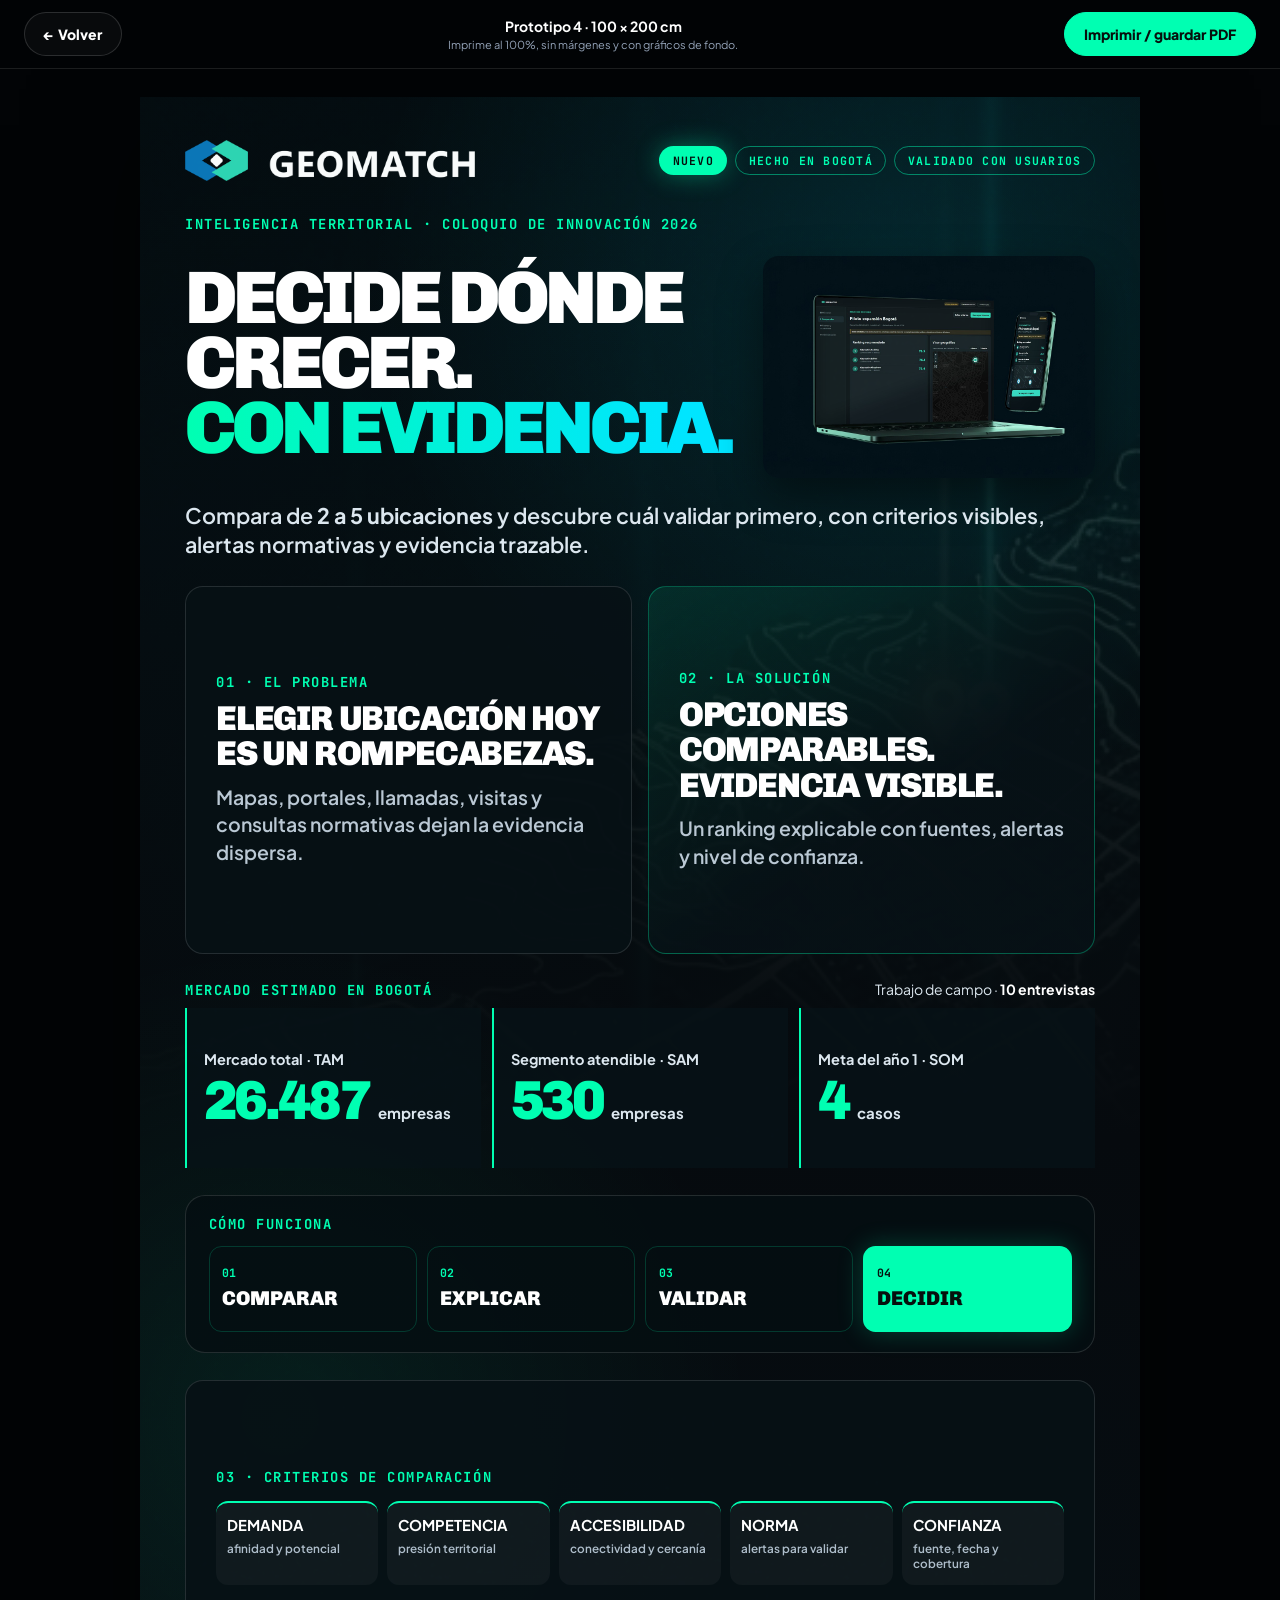
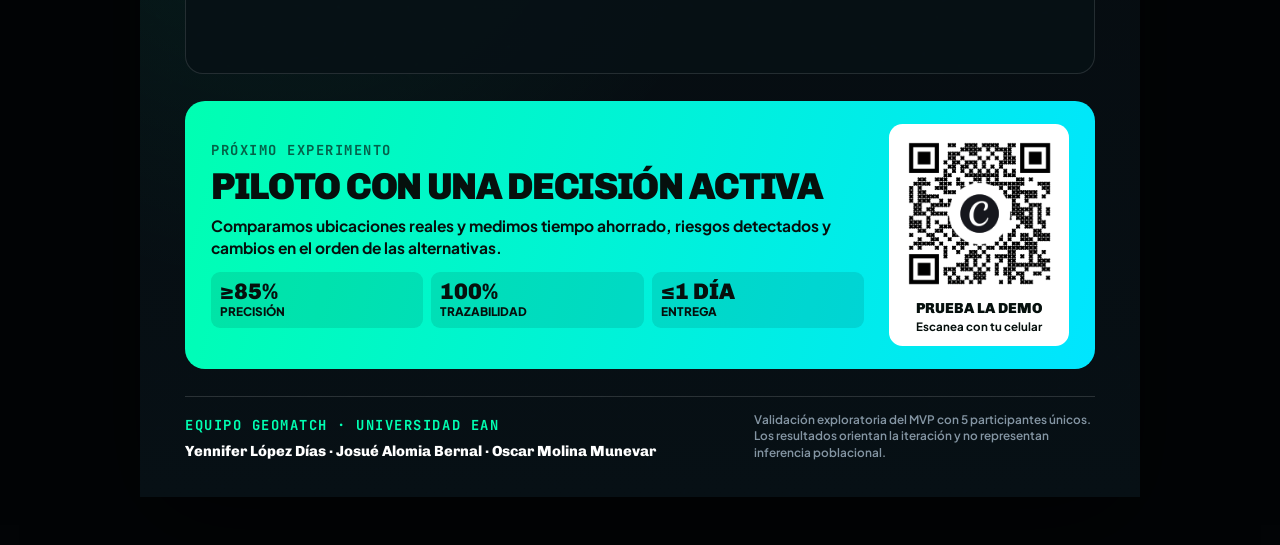
<file: impreso/index.html>
<!doctype html>
<html lang="es">
  <head>
    <meta charset="utf-8" />
    <meta name="viewport" content="width=device-width, initial-scale=1" />
    <meta name="theme-color" content="#020406" />
    <meta
      name="description"
      content="Póster GEOMATCH Prototipo 4, en formato vertical de 100 × 200 cm."
    />
    <link rel="icon" type="image/png" href="../geomatch_logo_negativo.png" />
    <link rel="preconnect" href="https://fonts.googleapis.com" />
    <link rel="preconnect" href="https://fonts.gstatic.com" crossorigin />
    <link
      href="https://fonts.googleapis.com/css2?family=Chivo:wght@400;700;900&family=JetBrains+Mono:wght@500;700&family=Plus+Jakarta+Sans:wght@500;600;700;800&display=swap"
      rel="stylesheet"
    />
    <link rel="stylesheet" href="poster-v4.css" />
    <title>GEOMATCH · Póster 100 × 200 cm · Prototipo 4</title>
  </head>
  <body>
    <nav class="toolbar no-print" aria-label="Controles de impresión">
      <a class="button button-ghost" href="../" aria-label="Volver al selector">← Volver</a>
      <div class="print-spec">
        <strong>Prototipo 4 · 100 × 200 cm</strong>
        <span>Imprime al 100%, sin márgenes y con gráficos de fondo.</span>
      </div>
      <button class="button button-primary" id="print-button" type="button">Imprimir / guardar PDF</button>
    </nav>

    <main class="preview-stage">
      <article class="poster" aria-label="Póster GEOMATCH para coloquio">
        <div class="map-bg" aria-hidden="true"></div>
        <div class="poster-inner">
          <header class="brand-row">
            <img class="brand-logo" src="../geomatch_logo_negativo.png" alt="GEOMATCH" />
            <div class="eyebrows" aria-label="Estado del proyecto">
              <span class="eyebrow eyebrow-solid">Nuevo</span>
              <span class="eyebrow">Hecho en Bogotá</span>
              <span class="eyebrow">Validado con usuarios</span>
            </div>
          </header>

          <section class="hero">
            <p class="overline">Inteligencia territorial · Coloquio de Innovación 2026</p>
            <div class="hero-heading">
              <h1>
                <span>Decide dónde</span>
                <span>crecer.</span>
                <span class="gradient-text">Con evidencia.</span>
              </h1>
              <img class="mockup" src="../mockup_real.jpg" alt="GEOMATCH en un computador portátil y un celular" />
            </div>
            <p class="hero-copy">
              Compara de <strong>2 a 5 ubicaciones</strong> y descubre cuál validar primero, con criterios visibles,
              alertas normativas y evidencia trazable.
            </p>
          </section>

          <section class="evidence-grid" aria-label="El problema y la solución">
            <div class="evidence-card">
              <p class="section-label">01 · El problema</p>
              <h2>Elegir ubicación hoy es un rompecabezas.</h2>
              <p>Mapas, portales, llamadas, visitas y consultas normativas dejan la evidencia dispersa.</p>
            </div>
            <div class="evidence-card accent-card">
              <p class="section-label">02 · La solución</p>
              <h2>Opciones comparables. Evidencia visible.</h2>
              <p>Un ranking explicable con fuentes, alertas y nivel de confianza.</p>
            </div>
          </section>

          <section class="market" aria-labelledby="market-title">
            <div class="market-header">
              <h2 id="market-title" class="section-label">Mercado estimado en Bogotá</h2>
              <p>Trabajo de campo · <strong>10 entrevistas</strong></p>
            </div>
            <dl class="metrics">
              <div class="metric">
                <dt>Mercado total · TAM</dt>
                <dd><strong>26.487</strong><span>empresas</span></dd>
              </div>
              <div class="metric">
                <dt>Segmento atendible · SAM</dt>
                <dd><strong>530</strong><span>empresas</span></dd>
              </div>
              <div class="metric">
                <dt>Meta del año 1 · SOM</dt>
                <dd><strong>4</strong><span>casos</span></dd>
              </div>
            </dl>
          </section>

          <section class="flow" aria-label="Cómo funciona GEOMATCH">
            <p class="section-label">Cómo funciona</p>
            <ol>
              <li><b>01</b><span>Comparar</span></li>
              <li><b>02</b><span>Explicar</span></li>
              <li><b>03</b><span>Validar</span></li>
              <li class="active"><b>04</b><span>Decidir</span></li>
            </ol>
          </section>

          <section class="value-card" aria-labelledby="criteria-title">
            <h2 class="section-label" id="criteria-title">03 · Criterios de comparación</h2>
            <ul>
              <li><b>Demanda</b><span>afinidad y potencial</span></li>
              <li><b>Competencia</b><span>presión territorial</span></li>
              <li><b>Accesibilidad</b><span>conectividad y cercanía</span></li>
              <li><b>Norma</b><span>alertas para validar</span></li>
              <li><b>Confianza</b><span>fuente, fecha y cobertura</span></li>
            </ul>
          </section>

          <section class="pilot">
            <div class="pilot-copy">
              <p class="section-label dark-label">Próximo experimento</p>
              <h2>Piloto con una decisión activa</h2>
              <p>Comparamos ubicaciones reales y medimos tiempo ahorrado, riesgos detectados y cambios en el orden de las alternativas.</p>
              <div class="goals" aria-label="Metas del piloto">
                <span><b>≥85%</b> precisión</span>
                <span><b>100%</b> trazabilidad</span>
                <span><b>≤1 día</b> entrega</span>
              </div>
            </div>
            <figure class="qr-block">
              <img src="../qr_demo.png" alt="Código QR de la demo de GEOMATCH" />
              <figcaption><strong>Prueba la demo</strong><span>Escanea con tu celular</span></figcaption>
            </figure>
          </section>

          <footer class="poster-footer">
            <div>
              <p class="section-label">Equipo GEOMATCH · Universidad EAN</p>
              <p class="team">Yennifer López Días · Josué Alomia Bernal · Oscar Molina Munevar</p>
            </div>
            <p class="source-note">
              Validación exploratoria del MVP con 5 participantes únicos. Los resultados orientan la iteración y no representan inferencia poblacional.
            </p>
          </footer>
        </div>
      </article>
    </main>

    <script src="poster-v2.js"></script>
  </body>
</html>
</file>
<file: impreso/poster-v4.css>
:root {
  color-scheme: dark;
  font-family: "Plus Jakarta Sans", system-ui, sans-serif;
  background: #020406;
}

* {
  box-sizing: border-box;
}

html,
body {
  min-height: 100%;
  margin: 0;
  background: #020406;
}

body {
  color: #fff;
}

.toolbar {
  position: sticky;
  top: 0;
  z-index: 20;
  min-height: 68px;
  padding: 12px 24px;
  display: flex;
  align-items: center;
  justify-content: space-between;
  gap: 20px;
  background: rgb(2 4 6 / 88%);
  border-bottom: 1px solid rgb(255 255 255 / 10%);
  backdrop-filter: blur(18px);
}

.button {
  min-height: 44px;
  padding: 0 19px;
  border-radius: 999px;
  display: inline-flex;
  align-items: center;
  justify-content: center;
  border: 1px solid rgb(255 255 255 / 14%);
  font: 800 14px/1 "Plus Jakarta Sans", sans-serif;
  text-decoration: none;
  cursor: pointer;
}

.button-ghost {
  color: #fff;
  background: rgb(255 255 255 / 3%);
}

.button-primary {
  border-color: #00ffb2;
  background: #00ffb2;
  color: #06100d;
}

.print-spec {
  display: flex;
  flex-direction: column;
  text-align: center;
}

.print-spec strong {
  font-size: 14px;
  color: #fff;
}

.print-spec span {
  margin-top: 3px;
  font-size: 11px;
  color: #94a3b8;
}

.preview-stage {
  padding: 28px 20px 48px;
  display: flex;
  justify-content: center;
  overflow: auto;
}

.poster {
  position: relative;
  width: min(1000px, calc(100vw - 40px));
  aspect-ratio: 1 / 2;
  overflow: hidden;
  container-type: inline-size;
  background: #071015;
  color: #fff;
  box-shadow: 0 28px 100px rgb(0 0 0 / 55%);
  isolation: isolate;
  -webkit-print-color-adjust: exact;
  print-color-adjust: exact;
}

.poster::before {
  content: "";
  position: absolute;
  inset: 0;
  z-index: -1;
  background:
    radial-gradient(circle at 76% 9%, rgb(0 229 255 / 11%), transparent 27%),
    radial-gradient(circle at 14% 66%, rgb(0 255 178 / 8%), transparent 30%),
    linear-gradient(180deg, rgb(4 11 15 / 12%), #060a0e 52%, #071015);
}

.poster::after {
  content: "";
  position: absolute;
  inset: 0;
  z-index: 5;
  pointer-events: none;
  opacity: 0.13;
  background-image: url("data:image/svg+xml,%3Csvg viewBox='0 0 180 180' xmlns='http://www.w3.org/2000/svg'%3E%3Cfilter id='n'%3E%3CfeTurbulence type='fractalNoise' baseFrequency='.95' numOctaves='2' stitchTiles='stitch'/%3E%3C/filter%3E%3Crect width='100%25' height='100%25' filter='url(%23n)' opacity='.18'/%3E%3C/svg%3E");
  mix-blend-mode: soft-light;
}

.map-bg {
  position: absolute;
  inset: 0;
  z-index: -2;
  background-image: linear-gradient(180deg, rgb(3 9 13 / 35%), rgb(3 9 13 / 90%)), url("../ean-logo.jpeg");
  background-size: cover;
  background-position: center;
  opacity: 0.45;
}

.poster-inner {
  height: 100%;
  padding: 4.3cqw 4.5cqw 3.6cqw;
  display: grid;
  grid-template-rows: auto auto minmax(25cqw, 1fr) auto auto minmax(19cqw, 0.8fr) auto auto;
  gap: 2.7cqw;
}

.brand-row {
  display: flex;
  align-items: center;
  justify-content: space-between;
  gap: 2cqw;
}

.brand-logo {
  width: 29cqw;
  height: auto;
  display: block;
}

.eyebrows {
  display: flex;
  flex-wrap: wrap;
  justify-content: flex-end;
  gap: 0.8cqw;
  max-width: 52cqw;
}

.eyebrow,
.section-label,
.overline {
  font-family: "JetBrains Mono", monospace;
  font-weight: 700;
  letter-spacing: 0.11em;
  text-transform: uppercase;
}

.eyebrow {
  padding: 0.8cqw 1.25cqw;
  border: 0.12cqw solid rgb(0 255 178 / 46%);
  border-radius: 999px;
  color: #00ffb2;
  font-size: 1.15cqw;
  line-height: 1;
}

.eyebrow-solid {
  background: #00ffb2;
  color: #06100d;
  box-shadow: 0 0 2.4cqw rgb(0 255 178 / 35%);
}

.hero {
  padding-top: 0.8cqw;
}

.hero-heading {
  display: grid;
  grid-template-columns: 56cqw minmax(0, 1fr);
  gap: 1.8cqw;
  align-items: center;
  margin-top: 2.2cqw;
}

.overline,
.section-label {
  margin: 0;
  color: #00ffb2;
  font-size: 1.38cqw;
  line-height: 1.25;
}

.hero h1 {
  margin: 0;
  font-family: "Chivo", sans-serif;
  font-size: 7.45cqw;
  font-weight: 900;
  line-height: 0.87;
  letter-spacing: -0.055em;
  text-transform: uppercase;
}

.hero h1 span {
  display: block;
}

.gradient-text {
  padding-bottom: 0.75cqw;
  color: #00ffb2;
  background: linear-gradient(90deg, #00ffb2 0%, #00e5ff 88%);
  -webkit-background-clip: text;
  background-clip: text;
  -webkit-text-fill-color: transparent;
}

.hero-copy {
  max-width: 86cqw;
  margin: 2.35cqw 0 0;
  color: #dce7ef;
  font-size: 2.15cqw;
  font-weight: 600;
  line-height: 1.34;
}

.evidence-card h2,
.pilot h2 {
  margin: 0.95cqw 0 0;
  font-family: "Chivo", sans-serif;
  font-weight: 900;
  text-transform: uppercase;
  letter-spacing: -0.035em;
}

.mockup {
  width: 100%;
  height: auto;
  display: block;
  border-radius: 1.55cqw;
  box-shadow: 0 1.8cqw 4.5cqw rgb(0 0 0 / 48%);
}

.market-header {
  display: flex;
  align-items: baseline;
  justify-content: space-between;
  gap: 1.4cqw;
  margin-bottom: 0.9cqw;
}

.market-header p {
  margin: 0;
  color: #dce7ef;
  font-size: 1.4cqw;
  line-height: 1.25;
}

.market-header strong {
  color: #fff;
}

.metrics {
  display: grid;
  grid-template-columns: repeat(3, minmax(0, 1fr));
  gap: 1.15cqw;
  margin: 0;
}

.metric {
  min-height: 16cqw;
  padding: 1.35cqw 1.65cqw;
  display: flex;
  flex-direction: column;
  justify-content: center;
  border-left: 0.28cqw solid #00ffb2;
  background: rgb(7 18 23 / 80%);
}

.metric dt {
  color: #dce7ef;
  font-size: 1.45cqw;
  font-weight: 700;
  line-height: 1.2;
}

.metric dd {
  display: flex;
  align-items: baseline;
  gap: 0.8cqw;
  margin: 0.85cqw 0 0;
}

.metric strong {
  color: #00ffb2;
  font-family: "Chivo", sans-serif;
  font-size: 5.5cqw;
  font-weight: 900;
  line-height: 0.9;
  letter-spacing: -0.06em;
}

.metric span {
  color: #dce7ef;
  font-size: 1.5cqw;
  font-weight: 700;
  line-height: 1.28;
}

.flow {
  padding: 2cqw 2.25cqw;
  border: 0.12cqw solid rgb(255 255 255 / 12%);
  border-radius: 2cqw;
  background: rgb(5 14 18 / 86%);
}

.flow ol {
  margin: 1.2cqw 0 0;
  padding: 0;
  display: grid;
  grid-template-columns: repeat(4, 1fr);
  gap: 1cqw;
  list-style: none;
}

.flow li {
  min-height: 8.6cqw;
  padding: 1.25cqw;
  display: flex;
  flex-direction: column;
  justify-content: center;
  border: 0.11cqw solid rgb(0 255 178 / 18%);
  border-radius: 1.25cqw;
}

.flow li.active {
  background: #00ffb2;
  color: #06100d;
  box-shadow: 0 0 2.6cqw rgb(0 255 178 / 22%);
}

.flow b {
  color: #00ffb2;
  font: 700 1.15cqw/1 "JetBrains Mono", monospace;
}

.flow .active b {
  color: #06100d;
}

.flow span {
  margin-top: 0.75cqw;
  font-family: "Chivo", sans-serif;
  font-size: 2cqw;
  font-weight: 900;
  text-transform: uppercase;
}

.evidence-grid {
  display: grid;
  grid-template-columns: repeat(2, minmax(0, 1fr));
  gap: 1.55cqw;
}

.evidence-card,
.value-card {
  padding: 3cqw;
  display: flex;
  flex-direction: column;
  justify-content: center;
  border: 0.12cqw solid rgb(255 255 255 / 12%);
  border-radius: 1.8cqw;
  background: rgb(7 17 22 / 90%);
}

.accent-card {
  border-color: rgb(0 255 178 / 30%);
  background: linear-gradient(145deg, rgb(0 255 178 / 10%), rgb(7 17 22 / 92%) 58%);
}

.evidence-card h2 {
  font-size: 3.45cqw;
  line-height: 1.02;
}

.evidence-card > p:not(.section-label) {
  margin: 1.25cqw 0 0;
  color: #bac8d4;
  font-size: 1.95cqw;
  font-weight: 600;
  line-height: 1.4;
}

.value-card ul {
  margin: 1.5cqw 0 0;
  padding: 0;
  display: grid;
  grid-template-columns: repeat(5, 1fr);
  gap: 0.9cqw;
  list-style: none;
}

.value-card li {
  padding: 1.35cqw 1.1cqw;
  border-radius: 1.2cqw;
  background: rgb(255 255 255 / 4%);
  border-top: 0.22cqw solid #00ffb2;
}

.value-card b,
.value-card span {
  display: block;
}

.value-card b {
  color: #fff;
  font-size: 1.48cqw;
  text-transform: uppercase;
}

.value-card span {
  margin-top: 0.65cqw;
  color: #aebdca;
  font-size: 1.17cqw;
  font-weight: 600;
  line-height: 1.3;
}

.pilot {
  padding: 2.3cqw 2.6cqw;
  display: grid;
  grid-template-columns: 1fr 18cqw;
  gap: 2.5cqw;
  align-items: center;
  border-radius: 2cqw;
  background: linear-gradient(105deg, #00ffb2, #00e5ff);
  color: #06100d;
}

.dark-label {
  color: rgb(6 16 13 / 66%);
}

.pilot h2 {
  font-size: 3.75cqw;
  line-height: 0.95;
}

.pilot-copy > p:not(.section-label) {
  margin: 1.1cqw 0 0;
  max-width: 62cqw;
  font-size: 1.55cqw;
  font-weight: 700;
  line-height: 1.38;
}

.goals {
  margin-top: 1.4cqw;
  display: grid;
  grid-template-columns: repeat(3, 1fr);
  gap: 0.8cqw;
}

.goals span {
  padding: 0.9cqw;
  border-radius: 0.9cqw;
  background: rgb(6 16 13 / 10%);
  font-size: 1.18cqw;
  font-weight: 800;
  text-transform: uppercase;
}

.goals b {
  display: block;
  font: 900 2.25cqw/1 "Chivo", sans-serif;
}

.qr-block {
  margin: 0;
  padding: 1.15cqw;
  border-radius: 1.35cqw;
  background: #fff;
  color: #06100d;
}

.qr-block img {
  width: 100%;
  aspect-ratio: 1;
  display: block;
}

.qr-block figcaption {
  margin-top: 0.65cqw;
  text-align: center;
}

.qr-block strong,
.qr-block span {
  display: block;
}

.qr-block strong {
  font-family: "Chivo", sans-serif;
  font-size: 1.45cqw;
  font-weight: 900;
  text-transform: uppercase;
}

.qr-block span {
  margin-top: 0.25cqw;
  font-size: 1.15cqw;
  font-weight: 700;
}

.poster-footer {
  padding-top: 1.55cqw;
  display: grid;
  grid-template-columns: 1.6fr 1fr;
  gap: 2.4cqw;
  align-items: end;
  border-top: 0.12cqw solid rgb(255 255 255 / 14%);
}

.team {
  margin: 0.8cqw 0 0;
  font-family: "Chivo", sans-serif;
  font-size: 1.47cqw;
  font-weight: 800;
  line-height: 1.28;
}

.source-note {
  margin: 0;
  color: #8495a3;
  font-size: 1.18cqw;
  font-weight: 600;
  line-height: 1.38;
}

@media (max-width: 700px) {
  .toolbar {
    padding: 10px 12px;
    flex-wrap: wrap;
  }

  .print-spec {
    order: 3;
    width: 100%;
  }

  .button {
    min-height: 40px;
    padding: 0 14px;
    font-size: 12px;
  }

  .preview-stage {
    padding: 18px 8px 32px;
  }

  .poster {
    width: calc(100vw - 16px);
  }
}

@page {
  size: 1000mm 2000mm;
  margin: 0;
}

@media print {
  html,
  body {
    width: 1000mm;
    height: 2000mm;
    margin: 0;
    background: #071015;
  }

  .no-print {
    display: none !important;
  }

  .preview-stage {
    width: 1000mm;
    height: 2000mm;
    padding: 0;
    display: block;
    overflow: hidden;
  }

  .poster {
    width: 1000mm;
    height: 2000mm;
    max-width: none;
    box-shadow: none;
  }
}
</file>
